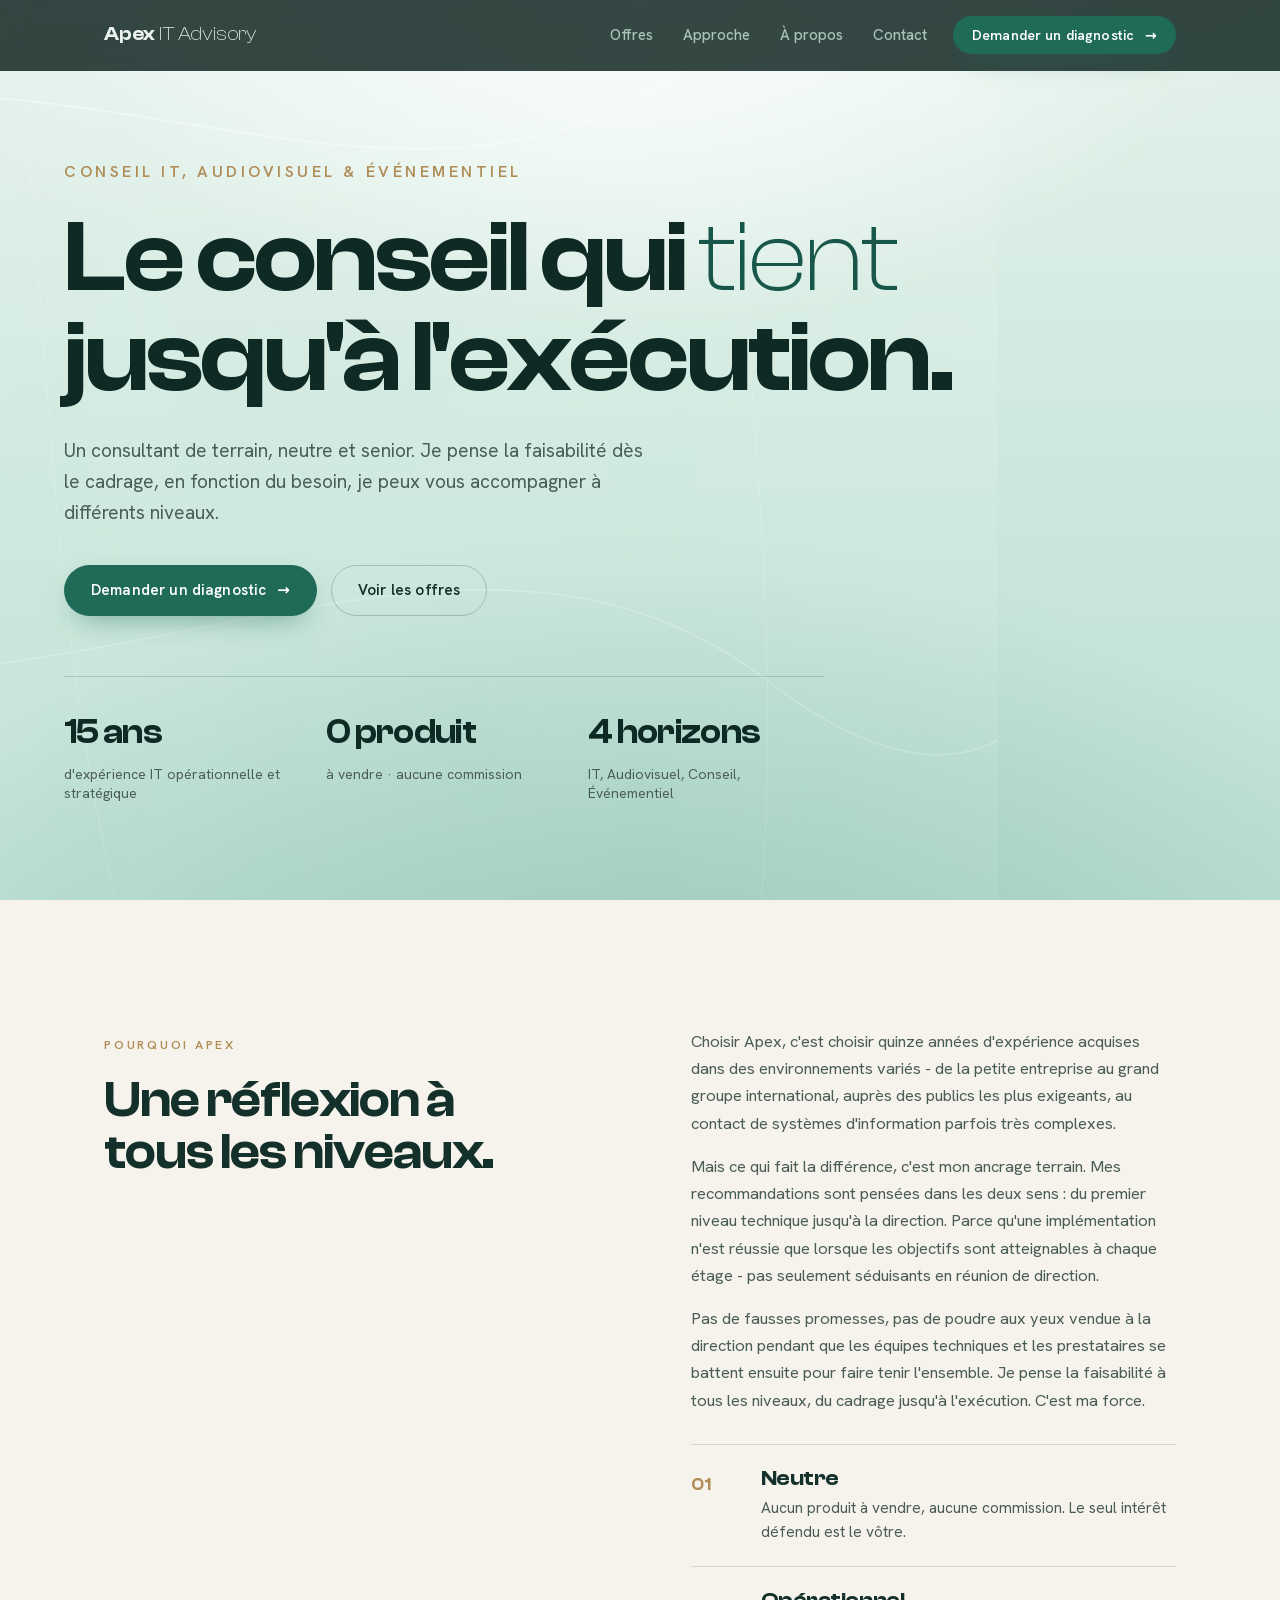
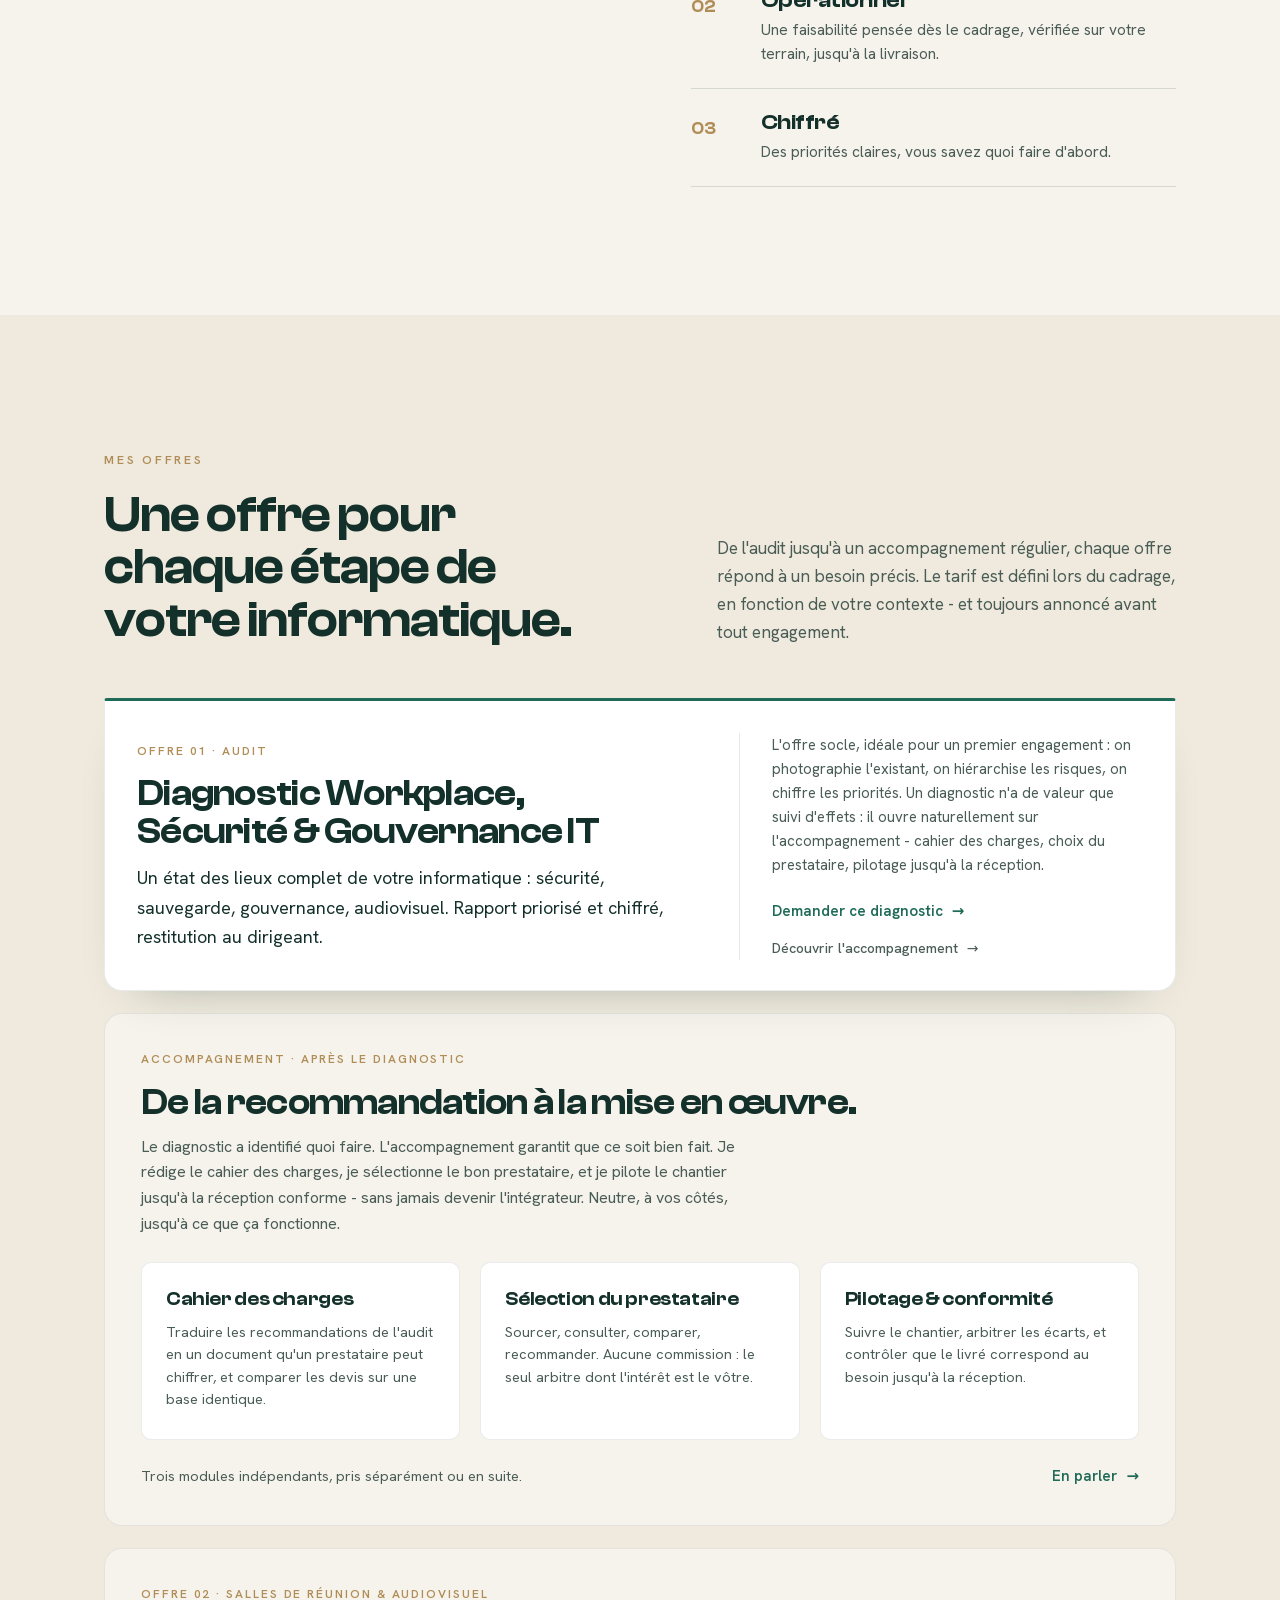
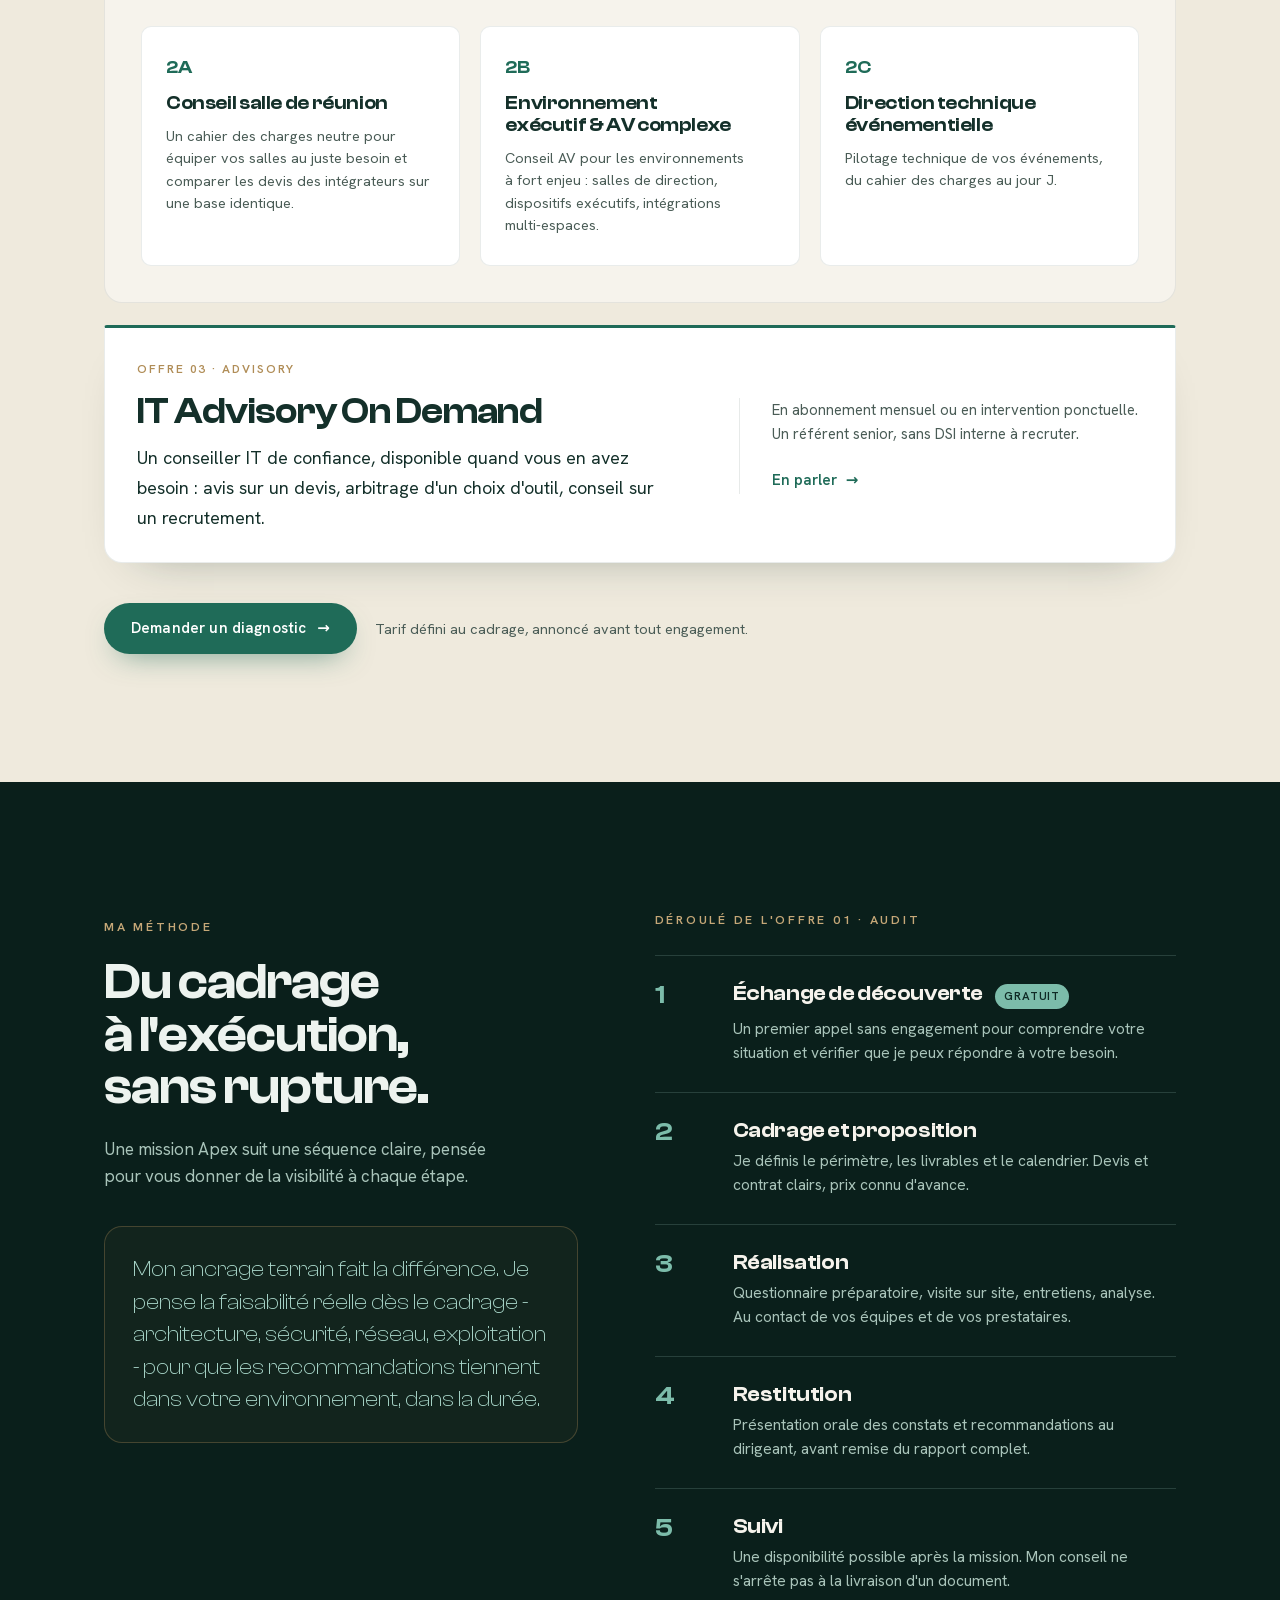
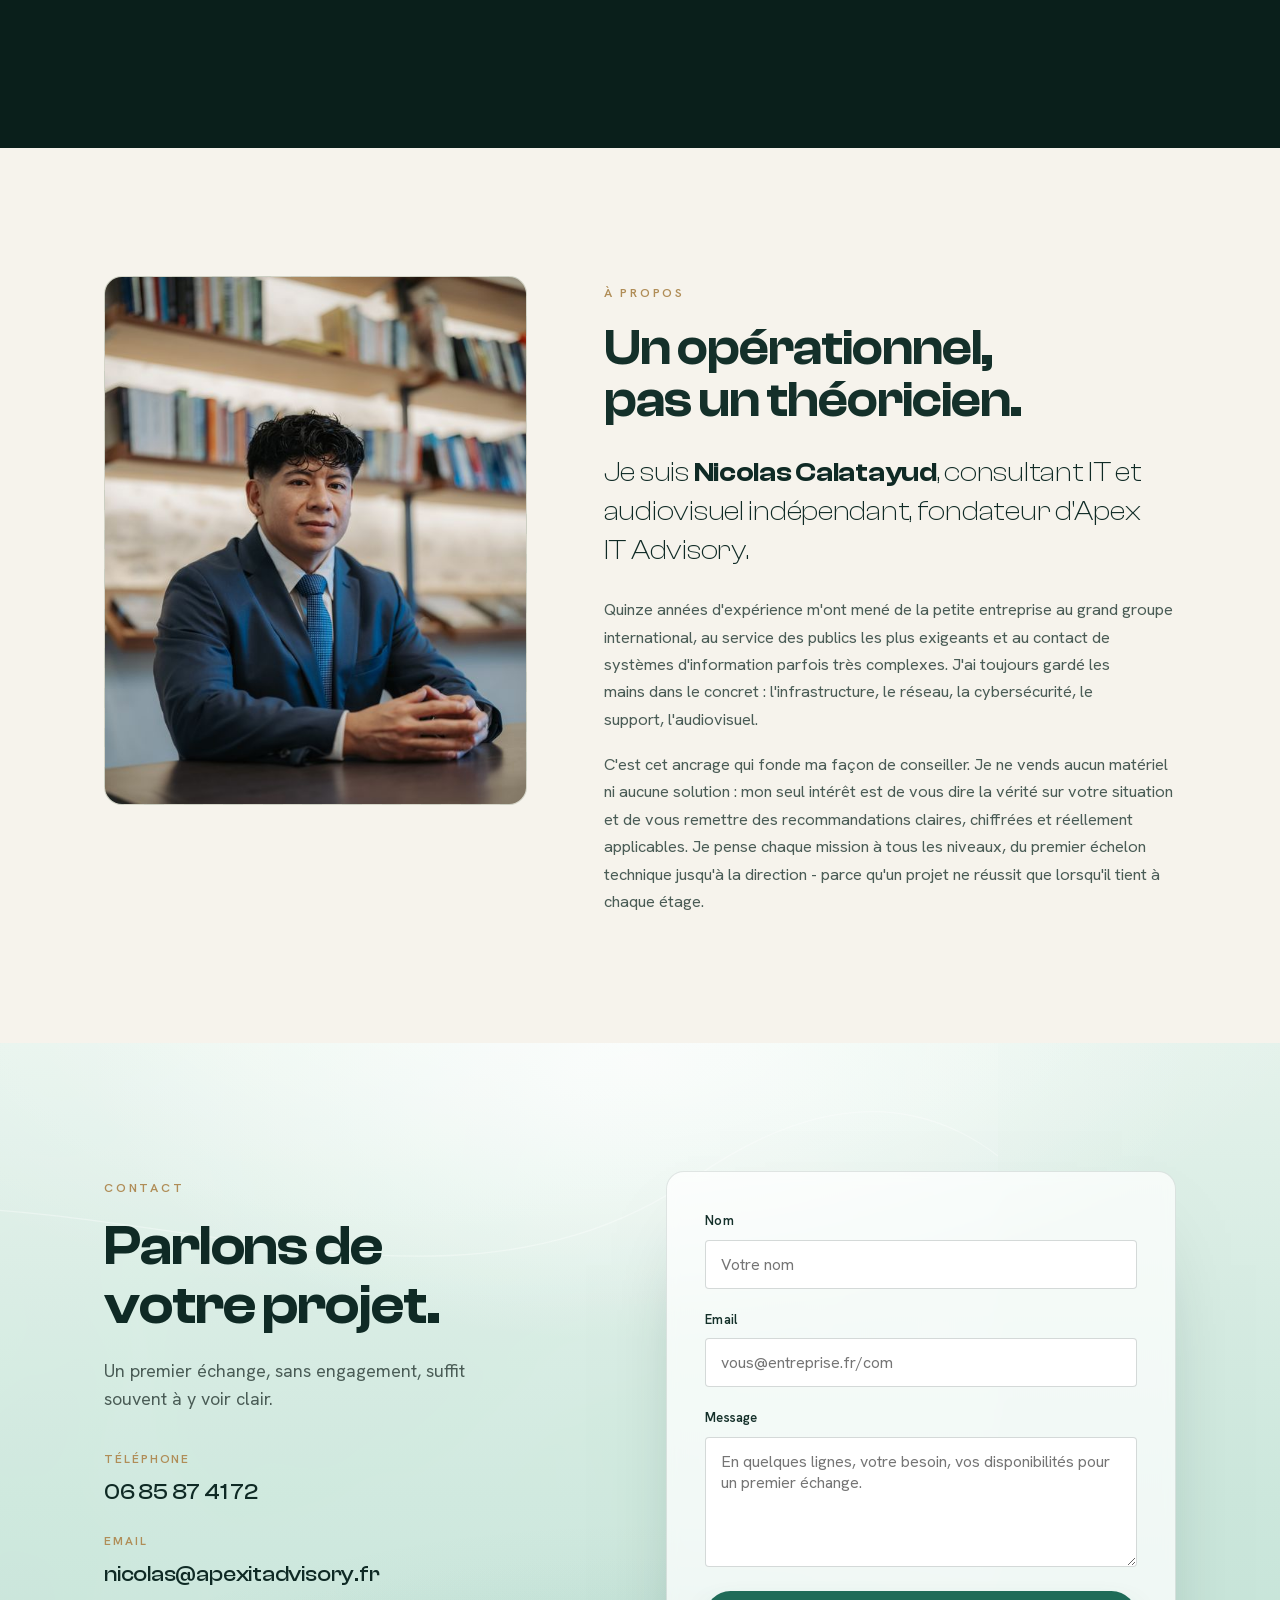
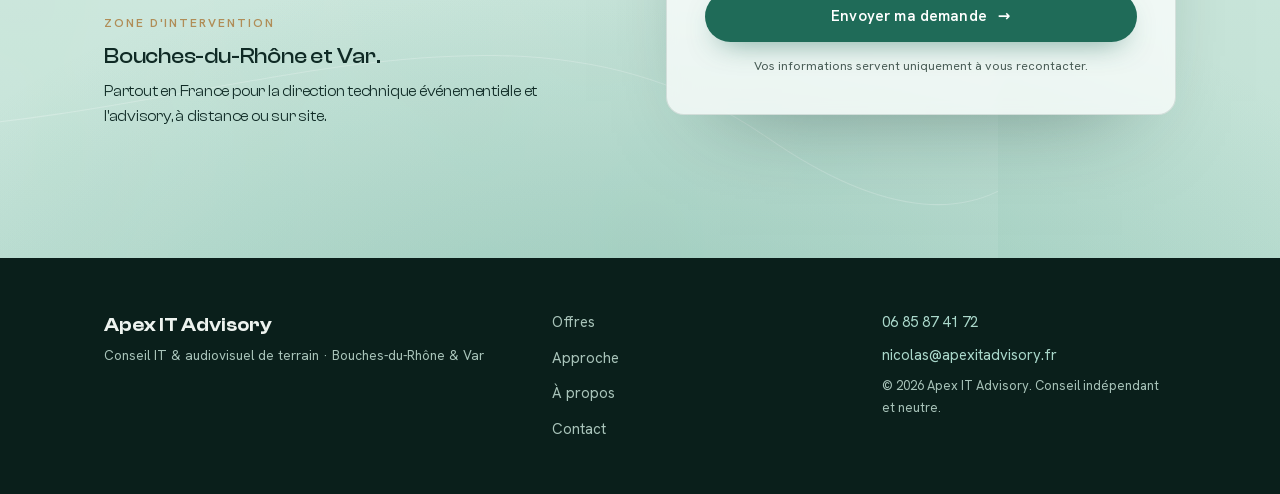
<file: index.html>
<!DOCTYPE html>
<html lang="fr">
<head>
<meta charset="utf-8">
<meta name="viewport" content="width=device-width, initial-scale=1">

<title>Apex IT Advisory - Conseil informatique & audiovisuel de terrain · Bouches-du-Rhône & Var</title>
<meta name="description" content="Conseil IT et audiovisuel indépendant pour TPE et PME dans les Bouches-du-Rhône et le Var. Neutre, opérationnel, chiffré, du cadrage jusqu'à l'exécution.">
<link rel="canonical" href="https://apexitadvisory.fr/">
<meta name="robots" content="index, follow, max-image-preview:large">
<meta name="author" content="Nicolas Calatayud">
<meta name="theme-color" content="#0A1F1B">
<meta name="format-detection" content="telephone=no">

<!-- Open Graph -->
<meta property="og:type" content="website">
<meta property="og:site_name" content="Apex IT Advisory">
<meta property="og:locale" content="fr_FR">
<meta property="og:url" content="https://apexitadvisory.fr/">
<meta property="og:title" content="Apex IT Advisory - Le conseil IT qui tient jusqu'à l'exécution">
<meta property="og:description" content="Conseil IT et audiovisuel indépendant pour TPE et PME dans les Bouches-du-Rhône et le Var. Neutre, opérationnel, chiffré.">
<meta property="og:image" content="https://apexitadvisory.fr/assets/og-image.jpg">
<meta property="og:image:width" content="1200">
<meta property="og:image:height" content="630">
<meta property="og:image:alt" content="Apex IT Advisory - Le conseil qui tient jusqu'à l'exécution.">

<!-- Twitter -->
<meta name="twitter:card" content="summary_large_image">
<meta name="twitter:title" content="Apex IT Advisory - Le conseil IT qui tient jusqu'à l'exécution">
<meta name="twitter:description" content="Conseil IT et audiovisuel indépendant pour TPE et PME dans les Bouches-du-Rhône et le Var.">
<meta name="twitter:image" content="https://apexitadvisory.fr/assets/og-image.jpg">

<!-- Icônes -->
<link rel="icon" href="favicon.ico" sizes="48x48">
<link rel="icon" href="assets/icon-32.png" type="image/png" sizes="32x32">
<link rel="apple-touch-icon" href="assets/apple-touch-icon.png">
<link rel="manifest" href="site.webmanifest">

<!-- Polices auto-hébergées -->
<link rel="preload" href="fonts/clash-display-600.woff2" as="font" type="font/woff2" crossorigin>
<link rel="preload" href="fonts/hanken-400-latin.woff2" as="font" type="font/woff2" crossorigin>
<link rel="stylesheet" href="fonts.css">
<link rel="stylesheet" href="styles.css">
<link rel="stylesheet" href="site.css">

<!-- Données structurées -->
<script type="application/ld+json">
{
  "@context": "https://schema.org",
  "@type": "ProfessionalService",
  "@id": "https://apexitadvisory.fr/#business",
  "name": "Apex IT Advisory",
  "description": "Conseil informatique et audiovisuel indépendant pour TPE et PME : diagnostic sécurité et gouvernance, salles de réunion et audiovisuel, IT advisory à la demande.",
  "url": "https://apexitadvisory.fr/",
  "telephone": "+33685874172",
  "email": "nicolas@apexitadvisory.fr",
  "image": "https://apexitadvisory.fr/assets/og-image.jpg",
  "priceRange": "€€",
  "founder": { "@type": "Person", "name": "Nicolas Calatayud" },
  "areaServed": [
    { "@type": "AdministrativeArea", "name": "Bouches-du-Rhône" },
    { "@type": "AdministrativeArea", "name": "Var" }
  ],
  "knowsAbout": ["Conseil IT", "Cybersécurité", "Gouvernance IT", "Sauvegarde", "Audiovisuel professionnel", "Salles de réunion", "Direction technique événementielle"],
  "makesOffer": [
    { "@type": "Offer", "name": "Diagnostic Workplace, Sécurité & Gouvernance IT" },
    { "@type": "Offer", "name": "Conseil salles de réunion & audiovisuel" },
    { "@type": "Offer", "name": "IT Advisory On Demand" }
  ]
}
</script>
</head>
<body>

<a class="skip-link" href="#contenu">Aller au contenu</a>

<!-- ===== Filtres SVG : veines de marbre clair ===== -->
<svg width="0" height="0" aria-hidden="true" style="position:absolute">
  <defs>
    <filter id="veinMottle" x="-25%" y="-25%" width="150%" height="150%">
      <feTurbulence type="fractalNoise" baseFrequency="0.0021 0.0026" numOctaves="3" seed="7" result="n"/>
      <feComponentTransfer in="n">
        <feFuncR type="linear" slope="0" intercept="1"/>
        <feFuncG type="linear" slope="0" intercept="1"/>
        <feFuncB type="linear" slope="0" intercept="1"/>
        <feFuncA type="table" tableValues="0 0.15 0.32 0.45 0.32 0.15 0"/>
      </feComponentTransfer>
    </filter>
  </defs>
</svg>

<!-- ============ Navigation ============ -->
<header class="nav" id="top">
  <div class="wrap nav__inner">
    <a class="brand" href="#top" aria-label="Apex IT Advisory - accueil">
      <span class="brand__name">Apex<span class="brand__thin"> IT Advisory</span></span>
    </a>
    <nav class="nav__links" aria-label="Navigation principale">
      <a href="#offres">Offres</a>
      <a href="#approche">Approche</a>
      <a href="#a-propos">À propos</a>
      <a href="#contact">Contact</a>
    </nav>
    <a href="#contact" class="btn btn--jade nav__cta">Demander un diagnostic <span class="arrow">→</span></a>
    <button class="nav__burger" type="button" aria-label="Ouvrir le menu" aria-expanded="false"><span></span><span></span></button>
  </div>
</header>

<main id="contenu">

<!-- ============ Hero ============ -->
<section class="hero marble-light">
  <svg class="veins mottle" preserveAspectRatio="none" viewBox="0 0 1440 900" aria-hidden="true"><rect width="1440" height="900" filter="url(#veinMottle)"/></svg>
  <svg class="veins draw" preserveAspectRatio="none" viewBox="0 0 1440 900" fill="none" aria-hidden="true">
    <path d="M-120 240 C 360 120, 760 340, 1100 180 S 1560 300, 1560 250" stroke="#ffffff" stroke-width="1.1" opacity="0.5"/>
    <path d="M-120 580 C 380 680, 820 440, 1180 610 S 1560 470, 1560 540" stroke="#ffffff" stroke-width="0.9" opacity="0.34"/>
    <path d="M260 -80 C 420 240, 300 600, 560 980" stroke="#ffffff" stroke-width="0.8" opacity="0.26"/>
    <path d="M1180 -80 C 1060 260, 1280 560, 1120 980" stroke="#ffffff" stroke-width="0.8" opacity="0.26"/>
  </svg>
  <div class="hero__inner">
    <p class="eyebrow eyebrow--plain" style="font-size:16px">Conseil IT, audiovisuel &amp; événementiel</p>
    <h1 class="hero__title">Le conseil qui <span class="lt">tient</span> jusqu'à l'exécution.</h1>
    <p class="hero__lede">Un consultant de terrain, neutre et senior. Je pense la faisabilité dès le cadrage, en fonction du besoin, je peux vous accompagner à différents niveaux.</p>
    <div class="hero__actions">
      <a href="#contact" class="btn btn--jade">Demander un diagnostic <span class="arrow">→</span></a>
      <a href="#offres" class="btn btn--ghost-dark">Voir les offres</a>
    </div>
    <ul class="hero__facts" aria-label="Repères">
      <li><strong>15 ans</strong><span>d'expérience IT opérationnelle et stratégique</span></li>
      <li><strong>0 produit</strong><span>à vendre · aucune commission</span></li>
      <li><strong>4 horizons</strong><span>IT, Audiovisuel, Conseil, Événementiel</span></li>
    </ul>
  </div>
</section>

<!-- ============ Pourquoi Apex ============ -->
<section class="section section--cream" id="pourquoi">
  <div class="wrap">
    <div class="why__grid">
      <div>
        <p class="eyebrow eyebrow--plain">Pourquoi Apex</p>
        <h2 style="font-size:clamp(30px,4.2vw,50px);margin-top:16px;max-width:14ch">Une réflexion à tous les niveaux.</h2>
      </div>
      <div class="why__body">
        <p>Choisir Apex, c'est choisir quinze années d'expérience acquises dans des environnements variés - de la petite entreprise au grand groupe international, auprès des publics les plus exigeants, au contact de systèmes d'information parfois très complexes.</p>
        <p>Mais ce qui fait la différence, c'est mon ancrage terrain. Mes recommandations sont pensées dans les deux sens : du premier niveau technique jusqu'à la direction. Parce qu'une implémentation n'est réussie que lorsque les objectifs sont atteignables à chaque étage - pas seulement séduisants en réunion de direction.</p>
        <p>Pas de fausses promesses, pas de poudre aux yeux vendue à la direction pendant que les équipes techniques et les prestataires se battent ensuite pour faire tenir l'ensemble. Je pense la faisabilité à tous les niveaux, du cadrage jusqu'à l'exécution. C'est ma force.</p>
        <div class="pillars" style="margin-top:14px">
          <article class="pillar">
            <span class="pillar__num">01</span>
            <div><h3>Neutre</h3><p>Aucun produit à vendre, aucune commission. Le seul intérêt défendu est le vôtre.</p></div>
          </article>
          <article class="pillar">
            <span class="pillar__num">02</span>
            <div><h3>Opérationnel</h3><p>Une faisabilité pensée dès le cadrage, vérifiée sur votre terrain, jusqu'à la livraison.</p></div>
          </article>
          <article class="pillar">
            <span class="pillar__num">03</span>
            <div><h3>Chiffré</h3><p>Des priorités claires, vous savez quoi faire d'abord.</p></div>
          </article>
        </div>
      </div>
    </div>
  </div>
</section>

<!-- ============ Offres ============ -->
<section class="section section--warm" id="offres">
  <div class="wrap">
    <div class="sec-head sec-head--split">
      <div>
        <p class="eyebrow eyebrow--plain">Mes offres</p>
        <h2>Une offre pour chaque étape de votre informatique.</h2>
      </div>
      <p class="intro">De l'audit jusqu'à un accompagnement régulier, chaque offre répond à un besoin précis. Le tarif est défini lors du cadrage, en fonction de votre contexte - et toujours annoncé avant tout engagement.</p>
    </div>

    <div class="offers__stack">
      <!-- Offre 1 — vedette -->
      <div class="offer offer--feature offer--stretch">
        <div class="offer__body">
          <span class="offer__idx">Offre 01 · Audit</span>
          <h3>Diagnostic Workplace, Sécurité &amp; Gouvernance IT</h3>
          <p>Un état des lieux complet de votre informatique : sécurité, sauvegarde, gouvernance, audiovisuel. Rapport priorisé et chiffré, restitution au dirigeant.</p>
        </div>
        <div class="offer__aside">
          <p>L'offre socle, idéale pour un premier engagement : on photographie l'existant, on hiérarchise les risques, on chiffre les priorités. Un diagnostic n'a de valeur que suivi d'effets : il ouvre naturellement sur l'accompagnement&nbsp;- cahier des charges, choix du prestataire, pilotage jusqu'à la réception.</p>
          <a class="link-arrow link-arrow--stretch" href="#contact">Demander ce diagnostic <span class="arrow">→</span></a>
          <a class="link-arrow link-arrow--quiet" href="#accompagnement">Découvrir l'accompagnement <span class="arrow">→</span></a>
        </div>
      </div>

      <!-- Accompagnement - après le diagnostic (bloc non numéroté) -->
      <div class="offer-cluster offer-cluster--accomp" id="accompagnement">
        <p class="offer-cluster__label">Accompagnement · Après le diagnostic</p>
        <h3 class="offer-cluster__title">De la recommandation à la mise en œuvre.</h3>
        <p class="offer-cluster__desc">Le diagnostic a identifié quoi faire. L'accompagnement garantit que ce soit bien fait. Je rédige le cahier des charges, je sélectionne le bon prestataire, et je pilote le chantier jusqu'à la réception conforme - sans jamais devenir l'intégrateur. Neutre, à vos côtés, jusqu'à ce que ça fonctionne.</p>
        <div class="offer-cluster__grid">
          <a class="av-card" href="#contact">
            <h4>Cahier des charges</h4>
            <p>Traduire les recommandations de l'audit en un document qu'un prestataire peut chiffrer, et comparer les devis sur une base identique.</p>
          </a>
          <a class="av-card" href="#contact">
            <h4>Sélection du prestataire</h4>
            <p>Sourcer, consulter, comparer, recommander. Aucune commission&nbsp;: le seul arbitre dont l'intérêt est le vôtre.</p>
          </a>
          <a class="av-card" href="#contact">
            <h4>Pilotage &amp; conformité</h4>
            <p>Suivre le chantier, arbitrer les écarts, et contrôler que le livré correspond au besoin jusqu'à la réception.</p>
          </a>
        </div>
        <div class="offer-cluster__foot">
          <p class="offer-cluster__note">Trois modules indépendants, pris séparément ou en suite.</p>
          <a class="link-arrow" href="#contact">En parler <span class="arrow">→</span></a>
        </div>
      </div>

      <!-- Offre 2 — grappe audiovisuelle -->
      <div class="offer-cluster">
        <p class="offer-cluster__label">Offre 02 · Salles de réunion &amp; audiovisuel</p>
        <div class="offer-cluster__grid">
          <a class="av-card" href="#contact">
            <span class="av-card__idx">2A</span>
            <h4>Conseil salle de réunion</h4>
            <p>Un cahier des charges neutre pour équiper vos salles au juste besoin et comparer les devis des intégrateurs sur une base identique.</p>
          </a>
          <a class="av-card" href="#contact">
            <span class="av-card__idx">2B</span>
            <h4>Environnement exécutif &amp; AV complexe</h4>
            <p>Conseil AV pour les environnements à fort enjeu : salles de direction, dispositifs exécutifs, intégrations multi-espaces.</p>
          </a>
          <a class="av-card" href="#contact">
            <span class="av-card__idx">2C</span>
            <h4>Direction technique événementielle</h4>
            <p>Pilotage technique de vos événements, du cahier des charges au jour J.</p>
          </a>
        </div>
      </div>

      <!-- Offre 3 — vedette -->
      <a class="offer offer--feature" href="#contact">
        <div class="offer__body">
          <span class="offer__idx">Offre 03 · Advisory</span>
          <h3>IT Advisory On Demand</h3>
          <p>Un conseiller IT de confiance, disponible quand vous en avez besoin : avis sur un devis, arbitrage d'un choix d'outil, conseil sur un recrutement.</p>
        </div>
        <div class="offer__aside">
          <p>En abonnement mensuel ou en intervention ponctuelle. Un référent senior, sans DSI interne à recruter.</p>
          <span class="link-arrow">En parler <span class="arrow">→</span></span>
        </div>
      </a>
    </div>

    <div class="offers__cta">
      <a href="#contact" class="btn btn--jade">Demander un diagnostic <span class="arrow">→</span></a>
      <p class="note">Tarif défini au cadrage, annoncé avant tout engagement.</p>
    </div>
  </div>
</section>

<!-- ============ Approche ============ -->
<section class="section approche" id="approche">
  <div class="wrap">
    <div class="approche__grid">
      <div>
        <p class="eyebrow eyebrow--plain">Ma méthode</p>
        <h2 style="font-size:clamp(30px,4.2vw,50px);margin:16px 0 22px;max-width:14ch">Du cadrage à l'exécution, sans rupture.</h2>
        <p class="approche__intro">Une mission Apex suit une séquence claire, pensée pour vous donner de la visibilité à chaque étape.</p>
        <div class="approche__close">
          <p>Mon ancrage terrain fait la différence. Je pense la faisabilité réelle dès le cadrage - architecture, sécurité, réseau, exploitation - pour que les recommandations tiennent dans votre environnement, dans la durée.</p>
        </div>
      </div>
      <div class="steps">
        <p class="eyebrow eyebrow--plain" style="margin-bottom:24px">Déroulé de l'offre 01 · Audit</p>
        <div class="step">
          <span class="step__n">1</span>
          <div>
            <div class="step__h"><h3>Échange de découverte</h3><span class="free">Gratuit</span></div>
            <p>Un premier appel sans engagement pour comprendre votre situation et vérifier que je peux répondre à votre besoin.</p>
          </div>
        </div>
        <div class="step">
          <span class="step__n">2</span>
          <div>
            <div class="step__h"><h3>Cadrage et proposition</h3></div>
            <p>Je définis le périmètre, les livrables et le calendrier. Devis et contrat clairs, prix connu d'avance.</p>
          </div>
        </div>
        <div class="step">
          <span class="step__n">3</span>
          <div>
            <div class="step__h"><h3>Réalisation</h3></div>
            <p>Questionnaire préparatoire, visite sur site, entretiens, analyse. Au contact de vos équipes et de vos prestataires.</p>
          </div>
        </div>
        <div class="step">
          <span class="step__n">4</span>
          <div>
            <div class="step__h"><h3>Restitution</h3></div>
            <p>Présentation orale des constats et recommandations au dirigeant, avant remise du rapport complet.</p>
          </div>
        </div>
        <div class="step">
          <span class="step__n">5</span>
          <div>
            <div class="step__h"><h3>Suivi</h3></div>
            <p>Une disponibilité possible après la mission. Mon conseil ne s'arrête pas à la livraison d'un document.</p>
          </div>
        </div>
      </div>
    </div>
  </div>
</section>

<!-- ============ À propos ============ -->
<section class="section section--cream" id="a-propos">
  <div class="wrap">
    <div class="about__grid">
      <div class="about__portrait">
        <img src="assets/portrait.jpg"
             srcset="assets/portrait-560.jpg 560w, assets/portrait.jpg 900w"
             sizes="(max-width: 940px) 360px, 40vw"
             width="900" height="1347"
             alt="Nicolas Calatayud, fondateur d'Apex IT Advisory"
             loading="lazy" decoding="async">
      </div>
      <div>
        <p class="eyebrow eyebrow--plain">À propos</p>
        <h2 style="font-size:clamp(30px,4.2vw,50px);margin:16px 0 26px;max-width:16ch">Un opérationnel, pas un théoricien.</h2>
        <p class="about__lead">Je suis <b>Nicolas Calatayud</b>, consultant IT et audiovisuel indépendant, fondateur d'Apex IT Advisory.</p>
        <div class="about__body">
          <p>Quinze années d'expérience m'ont mené de la petite entreprise au grand groupe international, au service des publics les plus exigeants et au contact de systèmes d'information parfois très complexes. J'ai toujours gardé les mains dans le concret : l'infrastructure, le réseau, la cybersécurité, le support, l'audiovisuel.</p>
          <p>C'est cet ancrage qui fonde ma façon de conseiller. Je ne vends aucun matériel ni aucune solution : mon seul intérêt est de vous dire la vérité sur votre situation et de vous remettre des recommandations claires, chiffrées et réellement applicables. Je pense chaque mission à tous les niveaux, du premier échelon technique jusqu'à la direction - parce qu'un projet ne réussit que lorsqu'il tient à chaque étage.</p>
        </div>
      </div>
    </div>
  </div>
</section>

<!-- ============ Contact ============ -->
<section class="section contact marble-light" id="contact">
  <svg class="veins mottle" preserveAspectRatio="none" viewBox="0 0 1440 900" aria-hidden="true"><rect width="1440" height="900" filter="url(#veinMottle)"/></svg>
  <svg class="veins draw" preserveAspectRatio="none" viewBox="0 0 1440 900" fill="none" aria-hidden="true">
    <path d="M-120 300 C 360 180, 760 400, 1100 240 S 1560 360, 1560 310" stroke="#ffffff" stroke-width="1" opacity="0.42"/>
    <path d="M-120 640 C 380 740, 820 500, 1180 670 S 1560 530, 1560 600" stroke="#ffffff" stroke-width="0.8" opacity="0.3"/>
  </svg>
  <div class="wrap">
    <div class="contact__grid">
      <div>
        <p class="eyebrow eyebrow--plain">Contact</p>
        <h2 class="contact__title">Parlons de votre projet.</h2>
        <p class="contact__intro">Un premier échange, sans engagement, suffit souvent à y voir clair.</p>
        <div class="contact__facts">
          <div class="contact__fact">
            <span class="k">Téléphone</span>
            <a href="tel:+33685874172">06 85 87 41 72</a>
          </div>
          <div class="contact__fact">
            <span class="k">Email</span>
            <a href="mailto:nicolas@apexitadvisory.fr">nicolas@apexitadvisory.fr</a>
          </div>
          <div class="contact__fact">
            <span class="k">Zone d'intervention</span>
            <span class="v">Bouches-du-Rhône et Var.<span style="display:block; margin-top:6px; font-weight:400; font-size:15px;">Partout en France pour la direction technique événementielle et l'advisory, à distance ou sur site.</span></span>
          </div>
        </div>
      </div>

      <form class="form" id="contactForm" novalidate>
        <div class="field">
          <label for="f-nom">Nom</label>
          <input type="text" id="f-nom" name="nom" autocomplete="name" placeholder="Votre nom" required>
        </div>
        <div class="field">
          <label for="f-email">Email</label>
          <input type="email" id="f-email" name="email" autocomplete="email" placeholder="vous@entreprise.fr/com" required>
        </div>
        <div class="field">
          <label for="f-message">Message</label>
          <textarea id="f-message" name="message" placeholder="En quelques lignes, votre besoin, vos disponibilités pour un premier échange." required></textarea>
        </div>
        <input type="checkbox" name="botcheck" style="display:none" tabindex="-1" autocomplete="off">
        <button type="submit" class="btn btn--jade form__submit">Envoyer ma demande <span class="arrow">→</span></button>
        <p class="form__note">Vos informations servent uniquement à vous recontacter.</p>
        <p class="form__ok" id="formOk" role="status">Merci - votre messagerie va s'ouvrir pour finaliser l'envoi à Nicolas.</p>
      </form>
    </div>
  </div>
</section>

</main>

<!-- ============ Footer ============ -->
<footer class="footer">
  <div class="wrap footer__inner">
    <div class="footer__brand">
      <div>
        <p class="footer__name">Apex IT Advisory</p>
        <p class="footer__tag">Conseil IT &amp; audiovisuel de terrain · Bouches-du-Rhône &amp; Var</p>
      </div>
    </div>
    <nav class="footer__nav" aria-label="Pied de page">
      <a href="#offres">Offres</a>
      <a href="#approche">Approche</a>
      <a href="#a-propos">À propos</a>
      <a href="#contact">Contact</a>
    </nav>
    <div class="footer__meta">
      <a href="tel:+33685874172">06 85 87 41 72</a>
      <a href="mailto:nicolas@apexitadvisory.fr">nicolas@apexitadvisory.fr</a>
      <p>© 2026 Apex IT Advisory. Conseil indépendant et neutre.</p>
    </div>
  </div>
</footer>

<script src="site.js?v=2"></script>
</body>
</html>
</file>
<file: fonts.css>
/* Polices auto-hebergees - Hanken Grotesk (OFL) - Clash Display (Fontshare, free) */
@font-face{font-family:'Hanken Grotesk';font-style:normal;font-weight:400;font-display:swap;src:url(fonts/hanken-400-latin-ext.woff2) format('woff2');unicode-range:U+0100-02BA, U+02BD-02C5, U+02C7-02CC, U+02CE-02D7, U+02DD-02FF, U+0304, U+0308, U+0329, U+1D00-1DBF, U+1E00-1E9F, U+1EF2-1EFF, U+2020, U+20A0-20AB, U+20AD-20C0, U+2113, U+2C60-2C7F, U+A720-A7FF;}
@font-face{font-family:'Hanken Grotesk';font-style:normal;font-weight:400;font-display:swap;src:url(fonts/hanken-400-latin.woff2) format('woff2');unicode-range:U+0000-00FF, U+0131, U+0152-0153, U+02BB-02BC, U+02C6, U+02DA, U+02DC, U+0304, U+0308, U+0329, U+2000-206F, U+20AC, U+2122, U+2191, U+2193, U+2212, U+2215, U+FEFF, U+FFFD;}
@font-face{font-family:'Hanken Grotesk';font-style:normal;font-weight:500;font-display:swap;src:url(fonts/hanken-500-latin-ext.woff2) format('woff2');unicode-range:U+0100-02BA, U+02BD-02C5, U+02C7-02CC, U+02CE-02D7, U+02DD-02FF, U+0304, U+0308, U+0329, U+1D00-1DBF, U+1E00-1E9F, U+1EF2-1EFF, U+2020, U+20A0-20AB, U+20AD-20C0, U+2113, U+2C60-2C7F, U+A720-A7FF;}
@font-face{font-family:'Hanken Grotesk';font-style:normal;font-weight:500;font-display:swap;src:url(fonts/hanken-500-latin.woff2) format('woff2');unicode-range:U+0000-00FF, U+0131, U+0152-0153, U+02BB-02BC, U+02C6, U+02DA, U+02DC, U+0304, U+0308, U+0329, U+2000-206F, U+20AC, U+2122, U+2191, U+2193, U+2212, U+2215, U+FEFF, U+FFFD;}
@font-face{font-family:'Hanken Grotesk';font-style:normal;font-weight:600;font-display:swap;src:url(fonts/hanken-600-latin-ext.woff2) format('woff2');unicode-range:U+0100-02BA, U+02BD-02C5, U+02C7-02CC, U+02CE-02D7, U+02DD-02FF, U+0304, U+0308, U+0329, U+1D00-1DBF, U+1E00-1E9F, U+1EF2-1EFF, U+2020, U+20A0-20AB, U+20AD-20C0, U+2113, U+2C60-2C7F, U+A720-A7FF;}
@font-face{font-family:'Hanken Grotesk';font-style:normal;font-weight:600;font-display:swap;src:url(fonts/hanken-600-latin.woff2) format('woff2');unicode-range:U+0000-00FF, U+0131, U+0152-0153, U+02BB-02BC, U+02C6, U+02DA, U+02DC, U+0304, U+0308, U+0329, U+2000-206F, U+20AC, U+2122, U+2191, U+2193, U+2212, U+2215, U+FEFF, U+FFFD;}
@font-face{font-family:'Hanken Grotesk';font-style:normal;font-weight:700;font-display:swap;src:url(fonts/hanken-700-latin-ext.woff2) format('woff2');unicode-range:U+0100-02BA, U+02BD-02C5, U+02C7-02CC, U+02CE-02D7, U+02DD-02FF, U+0304, U+0308, U+0329, U+1D00-1DBF, U+1E00-1E9F, U+1EF2-1EFF, U+2020, U+20A0-20AB, U+20AD-20C0, U+2113, U+2C60-2C7F, U+A720-A7FF;}
@font-face{font-family:'Hanken Grotesk';font-style:normal;font-weight:700;font-display:swap;src:url(fonts/hanken-700-latin.woff2) format('woff2');unicode-range:U+0000-00FF, U+0131, U+0152-0153, U+02BB-02BC, U+02C6, U+02DA, U+02DC, U+0304, U+0308, U+0329, U+2000-206F, U+20AC, U+2122, U+2191, U+2193, U+2212, U+2215, U+FEFF, U+FFFD;}
@font-face{font-family:'Clash Display';font-style:normal;font-weight:300;font-display:swap;src:url(fonts/clash-display-300.woff2) format('woff2');}
@font-face{font-family:'Clash Display';font-style:normal;font-weight:400;font-display:swap;src:url(fonts/clash-display-400.woff2) format('woff2');}
@font-face{font-family:'Clash Display';font-style:normal;font-weight:500;font-display:swap;src:url(fonts/clash-display-500.woff2) format('woff2');}
@font-face{font-family:'Clash Display';font-style:normal;font-weight:600;font-display:swap;src:url(fonts/clash-display-600.woff2) format('woff2');}
</file>
<file: styles.css>
/* =========================================================
   Apex IT Advisory — Système visuel partagé
   Esthétique : éditoriale, premium, minimaliste.
   Jade marbré · ancrage anthracite · crème chaud · laiton.
   ========================================================= */

:root {
  /* Palette de référence */
  --anthracite: #0F2A25;
  --anthracite-deep: #0A1F1B;
  --jade: #1F6B58;
  --jade-deep: #18564A;
  --jade-light: #7CBCAA;
  --foam: #AAD8CB;
  --cream: #F6F3EC;
  --cream-warm: #EFEADD;
  --brass: #B08D57;
  --brass-soft: #C6A878;

  /* Texte */
  --ink: #14302A;          /* texte sur crème */
  --ink-soft: #4A5C56;     /* secondaire sur crème */
  --on-dark: #EDF3EF;      /* texte sur jade/anthracite */
  --on-dark-soft: #A9C4BA; /* secondaire sur foncé */

  --serif: 'Clash Display', 'Hanken Grotesk', system-ui, sans-serif;
  --serif-italic: 'Fraunces', Georgia, serif;
  --sans: 'Hanken Grotesk', system-ui, -apple-system, sans-serif;

  --maxw: 1200px;
  --gutter: clamp(22px, 5vw, 64px);

  --r-sm: 4px;
  --r-md: 10px;
  --r-lg: 18px;

  --ease: cubic-bezier(0.22, 0.61, 0.36, 1);
}

*, *::before, *::after { box-sizing: border-box; }

html { -webkit-text-size-adjust: 100%; scroll-behavior: smooth; }
@media (prefers-reduced-motion: reduce) { html { scroll-behavior: auto; } }

body {
  margin: 0;
  font-family: var(--sans);
  background: var(--cream);
  color: var(--ink);
  font-size: 18px;
  line-height: 1.65;
  font-weight: 400;
  -webkit-font-smoothing: antialiased;
  text-rendering: optimizeLegibility;
}

h1, h2, h3, h4 {
  font-family: var(--serif);
  font-weight: 540;
  font-optical-sizing: auto;
  line-height: 1.05;
  letter-spacing: -0.02em;
  margin: 0;
  text-wrap: balance;
}

p { margin: 0; text-wrap: pretty; }
a { color: inherit; text-decoration: none; }

img, svg { display: block; max-width: 100%; }

/* ---------- Layout ---------- */
.wrap {
  width: 100%;
  max-width: var(--maxw);
  margin-inline: auto;
  padding-inline: var(--gutter);
}

.section { padding-block: clamp(72px, 10vw, 132px); }

/* Étiquette œil-de-bœuf (eyebrow) */
.eyebrow {
  font-family: var(--sans);
  font-size: 12.5px;
  font-weight: 600;
  letter-spacing: 0.22em;
  text-transform: uppercase;
  color: var(--brass);
  margin: 0;
  display: inline-flex;
  align-items: center;
  gap: 12px;
}
.eyebrow::before {
  content: "";
  width: 26px;
  height: 1px;
  background: var(--brass);
  opacity: 0.8;
}
.eyebrow.on-dark { color: var(--brass-soft); }

/* ---------- Boutons ---------- */
.btn {
  --bg: var(--jade);
  --fg: #fff;
  font-family: var(--sans);
  font-size: 15px;
  font-weight: 600;
  letter-spacing: 0.01em;
  line-height: 1;
  display: inline-flex;
  align-items: center;
  gap: 11px;
  padding: 17px 26px;
  border-radius: 999px;
  background: var(--bg);
  color: var(--fg);
  border: 1px solid transparent;
  cursor: pointer;
  transition: transform .35s var(--ease), background .3s var(--ease),
              box-shadow .35s var(--ease), border-color .3s var(--ease);
  will-change: transform;
}
.btn .arrow { transition: transform .35s var(--ease); }
.btn:hover .arrow { transform: translateX(4px); }
.btn:hover { transform: translateY(-2px); }

.btn--jade { --bg: var(--jade); --fg: #fff; box-shadow: 0 12px 30px -14px rgba(31,107,88,.7); }
.btn--jade:hover { --bg: var(--jade-deep); box-shadow: 0 16px 36px -14px rgba(31,107,88,.85); }

.btn--cream { --bg: var(--cream); --fg: var(--anthracite); box-shadow: 0 14px 34px -16px rgba(0,0,0,.55); }
.btn--cream:hover { --bg: #fff; }

.btn--ghost {
  --bg: transparent; --fg: var(--on-dark);
  border-color: rgba(170,216,203,.42);
}
.btn--ghost:hover { --bg: rgba(170,216,203,.08); border-color: rgba(170,216,203,.7); transform: translateY(-2px); }

.btn--ghost-dark {
  --bg: transparent; --fg: var(--ink);
  border-color: rgba(20,48,42,.22);
}
.btn--ghost-dark:hover { --bg: rgba(20,48,42,.04); border-color: rgba(20,48,42,.4); }

/* Lien fléché discret */
.link-arrow {
  font-family: var(--sans);
  font-size: 15px;
  font-weight: 600;
  color: var(--jade);
  display: inline-flex;
  align-items: center;
  gap: 9px;
}
.link-arrow .arrow { transition: transform .35s var(--ease); }
.link-arrow:hover .arrow { transform: translateX(5px); }

/* Filet laiton */
.hairline { height: 1px; background: linear-gradient(90deg, transparent, var(--brass), transparent); opacity: .55; border: 0; }

/* ====================================================
   MARBRE JADE — fond pierre généré (CSS + SVG veines)
   ==================================================== */
.marble {
  position: relative;
  isolation: isolate;
  background:
    radial-gradient(120% 90% at 16% 6%, #1f6856 0%, transparent 52%),
    radial-gradient(130% 120% at 90% 14%, #0d342b 0%, transparent 58%),
    radial-gradient(160% 130% at 72% 112%, #07201a 0%, transparent 55%),
    linear-gradient(150deg, #155446 0%, #0e3a30 50%, #0a2a23 100%);
  color: var(--on-dark);
  overflow: hidden;
}
/* couche veines (svg posé en plein cadre) */
.marble > .veins {
  position: absolute;
  inset: -8%;
  width: 116%;
  height: 116%;
  z-index: -1;
  pointer-events: none;
}
.marble > .veins.fine { mix-blend-mode: screen; opacity: .4; }
.marble > .veins.broad { mix-blend-mode: screen; opacity: .2; }
/* voile sombre + grain léger pour la profondeur */
.marble::after {
  content: "";
  position: absolute; inset: 0; z-index: -1; pointer-events: none;
  background:
    radial-gradient(140% 100% at 50% -10%, rgba(124,188,170,.10), transparent 45%),
    radial-gradient(120% 120% at 50% 120%, rgba(5,18,15,.55), transparent 55%);
}

/* ====================================================
   MARBRE JADE CLAIR — pierre lumineuse, texte sombre
   ==================================================== */
.marble-light {
  position: relative;
  isolation: isolate;
  overflow: hidden;
  color: var(--ink);
  background:
    radial-gradient(72% 58% at 50% 2%,  #f6fbf8 0%, rgba(246,251,248,0) 60%),
    radial-gradient(110% 95% at 50% 122%, #a4d3c4 0%, rgba(164,211,196,0) 62%),
    linear-gradient(180deg, #e4f2eb 0%, #cce7dc 56%, #bfe0d4 100%);
}
.marble-light > .veins {
  position: absolute; inset: -22%; width: 144%; height: 144%;
  z-index: -1; pointer-events: none;
}
.marble-light > .veins.mottle { mix-blend-mode: soft-light; opacity: .4; }
.marble-light > .veins.draw   { opacity: .85; }

/* Book-match : on n'affiche que la moitié GAUCHE de la texture,
   puis on la reflète à droite → symétrie parfaite, aucune couture. */
.marble-mirror {
  position: absolute; inset: 0; z-index: -1;
  display: flex; pointer-events: none;
}
.marble-mirror .mhalf { position: relative; width: 50%; height: 100%; overflow: hidden; }
.marble-mirror .mhalf--r { transform: scaleX(-1); }
.marble-mirror .mhalf > svg {
  position: absolute; top: 0; left: 0; height: 100%; width: 200%;
}
.marble-mirror .mottle { mix-blend-mode: soft-light; opacity: .4; }
.marble-mirror .draw   { opacity: .85; }
/* halo lumineux haut + léger ancrage bas */
.marble-light::after {
  content: ""; position: absolute; inset: 0; z-index: -1; pointer-events: none;
  background:
    radial-gradient(120% 80% at 42% -8%, rgba(255,255,255,.5), transparent 52%),
    radial-gradient(120% 120% at 50% 128%, rgba(31,107,88,.16), transparent 58%);
}

/* ---------- Réutilisable : carte ---------- */
.card {
  background: #fff;
  border: 1px solid rgba(20,48,42,.09);
  border-radius: var(--r-lg);
  padding: 34px 32px 30px;
  position: relative;
  transition: transform .4s var(--ease), box-shadow .4s var(--ease), border-color .4s var(--ease);
  display: flex;
  flex-direction: column;
  min-height: 100%;
}
.card:hover {
  transform: translateY(-5px);
  box-shadow: 0 28px 56px -30px rgba(15,42,37,.4);
  border-color: rgba(176,141,87,.45);
}

/* ---------- Reveal ----------
   Le moteur de prévisualisation gèle les animations/transitions :
   le contenu doit donc être visible sans dépendre du temps. */
.reveal { opacity: 1; transform: none; }
</file>
<file: site.css>
/* =========================================================
   Apex IT Advisory — Site (page d'accueil unique)
   Direction validée : marbre jade clair · Clash Display · charte jade
   ========================================================= */

html { scroll-behavior: smooth; }
@media (prefers-reduced-motion: reduce) { html { scroll-behavior: auto; } }
[id] { scroll-margin-top: 94px; }

/* Eyebrow sans le filet decoratif (ex: "Ma méthode") */
.eyebrow--plain::before { display: none; }

/* ---------- Lien d'évitement (accessibilité) ---------- */
.skip-link {
  position: absolute; left: 12px; top: 12px; z-index: 200;
  transform: translateY(-160%);
  opacity: 0; pointer-events: none;
  background: var(--cream); color: var(--anthracite);
  font-family: var(--sans); font-size: 14px; font-weight: 600;
  padding: 10px 16px; border-radius: var(--r-sm);
  box-shadow: 0 10px 30px -12px rgba(0,0,0,.5);
  transition: transform .2s var(--ease), opacity .2s var(--ease);
}
.skip-link:focus { transform: none; opacity: 1; pointer-events: auto; outline: 2px solid var(--jade); outline-offset: 2px; }

/* ---------- Brand ---------- */
.brand { display: inline-flex; align-items: center; gap: 12px; }
.brand__mark {
  width: 34px; height: 34px; display: grid; place-items: center;
  font-family: var(--serif); font-weight: 600; font-size: 19px;
  color: var(--cream); border: 1px solid var(--brass); border-radius: 7px;
  background: linear-gradient(150deg, rgba(176,141,87,.28), rgba(176,141,87,.05));
  line-height: 1;
}
.brand__name { font-family: var(--serif); font-size: 19px; font-weight: 600; letter-spacing: -0.01em; }
.brand__thin { font-weight: 300; opacity: .92; }

/* ---------- Navigation (barre sombre fixe) ---------- */
.nav {
  position: fixed; inset: 0 0 auto 0; z-index: 100;
  background: rgba(10,31,27,.82);
  backdrop-filter: blur(14px); -webkit-backdrop-filter: blur(14px);
  color: var(--on-dark);
  border-bottom: 1px solid rgba(176,141,87,0);
  transition: background .4s var(--ease), border-color .4s var(--ease), box-shadow .4s var(--ease);
}
.nav.scrolled {
  background: rgba(8,25,21,.94);
  border-bottom-color: rgba(176,141,87,.22);
  box-shadow: 0 16px 44px -30px rgba(0,0,0,.85);
}
.nav__inner { display: flex; align-items: center; gap: 26px; min-height: 70px; }
.nav .brand { color: var(--on-dark); margin-right: auto; }
.nav__links { display: flex; gap: 30px; }
.nav__links a {
  font-size: 15px; font-weight: 500; color: var(--on-dark-soft);
  white-space: nowrap; padding-block: 6px; position: relative;
  transition: color .25s var(--ease);
}
.nav__links a::after {
  content: ""; position: absolute; left: 0; bottom: 0; height: 1px; width: 0;
  background: var(--brass-soft); transition: width .3s var(--ease);
}
.nav__links a:hover, .nav__links a.active { color: var(--cream); }
.nav__links a.active::after, .nav__links a:hover::after { width: 100%; }
.nav__cta { padding: 11px 18px; font-size: 14px; }
.nav__burger { display: none; }

/* ---------- Hero (marbre clair) ---------- */
.hero {
  min-height: 100svh; display: flex; align-items: center;
  padding: 132px var(--gutter) 72px;
}
.hero__inner { width: 100%; max-width: var(--maxw); margin-inline: auto; }
.hero__title {
  font-family: var(--serif); font-weight: 600;
  font-size: clamp(46px, 8vw, 104px); line-height: 0.98; letter-spacing: -0.03em;
  color: var(--anthracite); margin: 22px 0 0; max-width: 15ch;
}
.hero__title .lt { font-weight: 300; color: var(--jade-deep); }
.hero__lede {
  margin: 28px 0 0; max-width: 54ch; font-size: clamp(17px, 1.5vw, 20px);
  color: var(--ink-soft); line-height: 1.6;
}
.hero__actions { display: flex; flex-wrap: wrap; gap: 14px; margin-top: 36px; }
.hero__facts {
  list-style: none; margin: 60px 0 0; padding: 28px 0 0;
  border-top: 1px solid rgba(20,48,42,.16);
  display: grid; grid-template-columns: repeat(3, 1fr); gap: 26px; max-width: 760px;
}
.hero__facts li { display: flex; flex-direction: column; gap: 4px; }
.hero__facts strong { font-family: var(--serif); font-weight: 600; font-size: clamp(26px, 3vw, 34px); color: var(--anthracite); letter-spacing: -0.02em; }
.hero__facts span { font-size: 14px; color: var(--ink-soft); line-height: 1.4; }

/* ---------- Rythme de sections ---------- */
.section { padding-block: clamp(72px, 10vw, 130px); }
.section--cream { background: var(--cream); }
.section--warm { background: var(--cream-warm); }
.sec-head { max-width: 30ch; margin-bottom: 52px; }
.sec-head h2 { font-size: clamp(30px, 4.2vw, 50px); margin-top: 16px; }
.sec-head--split { max-width: none; display: grid; grid-template-columns: 1.25fr 1fr; gap: 40px; align-items: end; }
.sec-head--split .intro { color: var(--ink-soft); font-size: 17px; max-width: 46ch; }

/* ---------- Pourquoi Apex ---------- */
.why__grid { display: grid; grid-template-columns: 1.05fr 1fr; gap: clamp(36px, 6vw, 88px); align-items: start; }
.why__body { display: grid; gap: 16px; }
.why__body p { color: var(--ink-soft); font-size: 16.5px; line-height: 1.65; }
.why__body p:first-child::first-letter { /* discret */ }
.pillars { display: grid; gap: 0; }
.pillar { display: grid; grid-template-columns: 52px 1fr; gap: 18px; padding: 22px 0; border-top: 1px solid rgba(20,48,42,.14); align-items: start; }
.pillar:last-child { border-bottom: 1px solid rgba(20,48,42,.14); }
.pillar__num { font-family: var(--serif); font-weight: 600; font-size: 17px; color: var(--brass); padding-top: 4px; }
.pillar h3 { font-size: 22px; margin: 0 0 6px; }
.pillar p { color: var(--ink-soft); font-size: 15.5px; line-height: 1.55; }

/* ---------- Offres ---------- */
.offers__stack { display: grid; gap: 22px; }
.offer {
  background: #fff; border: 1px solid rgba(20,48,42,.09); border-top: 3px solid var(--jade);
  border-radius: 3px 3px var(--r-lg) var(--r-lg); padding: 32px 32px 30px;
  display: flex; flex-direction: column;
  box-shadow: 0 22px 48px -36px rgba(15,42,37,.45);
  transition: transform .4s var(--ease), box-shadow .4s var(--ease), border-color .4s var(--ease);
}
.offer:hover { transform: translateY(-4px); box-shadow: 0 32px 60px -34px rgba(15,42,37,.5); border-top-color: var(--brass); }
.offer__idx { font-size: 12px; font-weight: 600; letter-spacing: .16em; text-transform: uppercase; color: var(--brass); }
.offer h3 { font-size: clamp(22px, 2.4vw, 28px); margin: 14px 0 12px; }
.offer > p { color: var(--ink-soft); font-size: 16px; line-height: 1.6; flex: 1; }
.offer__tags { list-style: none; display: flex; flex-wrap: wrap; gap: 8px; margin: 22px 0 0; padding: 0; }
.offer__tags li { font-size: 12.5px; font-weight: 500; color: var(--jade); background: rgba(31,107,88,.08); border: 1px solid rgba(31,107,88,.16); padding: 5px 11px; border-radius: 999px; }

/* offre vedette (Diagnostic, Advisory) */
.offer--feature { display: grid; grid-template-columns: 1.4fr 1fr; gap: 36px; align-items: center; }
.offer--feature .offer__body { display: flex; flex-direction: column; }
.offer--feature h3 { font-size: clamp(26px, 3vw, 36px); }
.offer--feature .offer__aside { border-left: 1px solid rgba(20,48,42,.1); padding-left: 32px; }
.offer--feature .offer__aside p { color: var(--ink-soft); font-size: 15px; line-height: 1.6; margin: 0 0 18px; }

/* grappe audiovisuelle (2A/2B/2C) */
.offer-cluster { background: var(--cream); border: 1px solid rgba(20,48,42,.08); border-radius: var(--r-lg); padding: clamp(24px, 3vw, 36px); }
.offer-cluster__label { font-size: 12px; font-weight: 600; letter-spacing: .16em; text-transform: uppercase; color: var(--brass); margin: 0 0 22px; }
.offer-cluster__grid { display: grid; grid-template-columns: repeat(3, 1fr); gap: 20px; }
.av-card { background: #fff; border: 1px solid rgba(20,48,42,.09); border-radius: var(--r-md); padding: 26px 24px 28px; display: flex; flex-direction: column; transition: transform .35s var(--ease), box-shadow .35s var(--ease); }
.av-card:hover { transform: translateY(-3px); box-shadow: 0 22px 44px -32px rgba(15,42,37,.4); }
.av-card__idx { font-family: var(--serif); font-weight: 600; font-size: 18px; color: var(--jade); }
.av-card h4 { font-family: var(--serif); font-weight: 600; font-size: 19px; margin: 10px 0 10px; line-height: 1.15; }
.av-card p { color: var(--ink-soft); font-size: 14.5px; line-height: 1.55; }
.av-card .wk { margin-top: 14px; font-size: 12px; font-weight: 600; color: var(--jade); letter-spacing: .02em; }

/* Offre 01 : carte entière cliquable vers #contact (lien étiré) + second lien indépendant */
.offer--stretch { position: relative; }
.link-arrow--stretch::after { content: ""; position: absolute; inset: 0; }
.link-arrow--quiet { position: relative; z-index: 1; display: flex; width: fit-content; margin-top: 12px; font-size: 14px; font-weight: 500; color: var(--ink-soft); transition: color .25s var(--ease); }
.link-arrow--quiet:hover { color: var(--jade); }

/* bloc Accompagnement : variante de la grappe (titre, description, clôture) */
.offer-cluster--accomp .offer-cluster__label { margin-bottom: 14px; }
.offer-cluster__title { font-size: clamp(26px, 3vw, 36px); margin: 0 0 12px; }
.offer-cluster__desc { color: var(--ink-soft); font-size: 16px; line-height: 1.6; max-width: 70ch; margin: 0 0 26px; }
.offer-cluster__foot { display: flex; flex-wrap: wrap; align-items: center; justify-content: space-between; gap: 14px 24px; margin-top: 24px; }
.offer-cluster__note { color: var(--ink-soft); font-size: 14.5px; }
.offer-cluster--accomp .av-card h4 { margin-top: 0; }

.offers__cta { margin-top: 40px; display: flex; flex-wrap: wrap; align-items: center; gap: 18px; }
.offers__cta .note { color: var(--ink-soft); font-size: 14.5px; }

/* ---------- Approche (section sombre) ---------- */
.approche { background: var(--anthracite-deep); color: var(--on-dark); }
.approche .sec-head h2 { color: var(--cream); }
.approche .eyebrow { color: var(--brass-soft); }
.approche__grid { display: grid; grid-template-columns: 1fr 1.1fr; gap: clamp(40px, 6vw, 90px); align-items: start; }
.approche__intro { color: var(--on-dark-soft); font-size: 17px; line-height: 1.6; max-width: 40ch; }
.approche__close { margin-top: 36px; padding: 26px 28px; border: 1px solid rgba(176,141,87,.32); border-radius: var(--r-lg); background: rgba(176,141,87,.05); }
.approche__close p { color: var(--foam); font-family: var(--serif); font-weight: 300; font-size: clamp(18px, 1.7vw, 22px); line-height: 1.5; }
.steps { display: grid; gap: 0; }
.step { display: grid; grid-template-columns: 56px 1fr; gap: 22px; padding: 26px 0; border-top: 1px solid rgba(170,216,203,.18); align-items: start; }
.step:first-child { border-top: 0; padding-top: 0; }
.step__n { font-family: var(--serif); font-weight: 600; font-size: 26px; color: var(--jade-light); line-height: 1; }
.step__h { display: flex; align-items: baseline; gap: 12px; flex-wrap: wrap; }
.step h3 { font-size: 21px; color: var(--cream); }
.step .free { font-size: 11.5px; font-weight: 600; letter-spacing: .08em; text-transform: uppercase; color: var(--anthracite); background: var(--jade-light); padding: 3px 9px; border-radius: 999px; }
.step p { color: var(--on-dark-soft); font-size: 15.5px; line-height: 1.58; margin-top: 8px; }

/* ---------- À propos ---------- */
.about__grid { display: grid; grid-template-columns: 0.85fr 1.15fr; gap: clamp(40px, 6vw, 80px); align-items: start; }
.about__portrait {
  position: relative; aspect-ratio: 4 / 5; border-radius: var(--r-lg); overflow: hidden;
  background:
    repeating-linear-gradient(135deg, rgba(31,107,88,.07) 0 14px, rgba(31,107,88,.02) 14px 28px),
    var(--cream-warm);
  border: 1px solid rgba(20,48,42,.1);
  display: grid; place-items: center;
}
.about__portrait img { position: absolute; inset: 0; width: 100%; height: 100%; object-fit: cover; object-position: center 20%; }
.about__portrait span { font-family: var(--sans); font-size: 12.5px; letter-spacing: .04em; color: var(--ink-soft); text-align: center; padding: 0 24px; }
.about__portrait code { font-family: ui-monospace, "SF Mono", Menlo, monospace; font-size: 11.5px; color: var(--jade-deep); display: block; margin-top: 6px; }
.about__lead { font-family: var(--serif); font-weight: 300; font-size: clamp(20px, 2.2vw, 28px); line-height: 1.4; color: var(--anthracite); letter-spacing: -0.01em; }
.about__lead b { font-weight: 600; }
.about__body { display: grid; gap: 18px; margin-top: 26px; max-width: 60ch; }
.about__body p { color: var(--ink-soft); font-size: 16.5px; line-height: 1.66; }

/* ---------- Contact (marbre clair, bookend) ---------- */
.contact { position: relative; isolation: isolate; }
.contact__grid { display: grid; grid-template-columns: 1fr 1.05fr; gap: clamp(40px, 6vw, 84px); align-items: start; }
.contact__title { font-size: clamp(32px, 4.6vw, 56px); margin: 16px 0 0; color: var(--anthracite); }
.contact__intro { color: var(--ink-soft); font-size: 18px; line-height: 1.6; margin: 22px 0 0; max-width: 38ch; }
.contact__facts { margin: 36px 0 0; display: grid; gap: 22px; }
.contact__fact { display: grid; gap: 4px; }
.contact__fact .k { font-size: 12px; font-weight: 600; letter-spacing: .16em; text-transform: uppercase; color: var(--brass); }
.contact__fact a, .contact__fact .v { font-family: var(--serif); font-weight: 500; font-size: clamp(18px, 1.8vw, 22px); color: var(--anthracite); letter-spacing: -0.01em; }
.contact__fact a:hover { color: var(--jade-deep); }

/* formulaire */
.form { background: rgba(255,255,255,.72); backdrop-filter: blur(6px); border: 1px solid rgba(20,48,42,.12); border-radius: var(--r-lg); padding: clamp(26px, 3vw, 38px); box-shadow: 0 40px 90px -54px rgba(15,42,37,.5); }
.field { display: grid; gap: 8px; margin-bottom: 20px; }
.field label { font-size: 13px; font-weight: 600; color: var(--ink); letter-spacing: .01em; }
.field input, .field textarea {
  font-family: var(--sans); font-size: 16px; color: var(--ink);
  background: #fff; border: 1px solid rgba(20,48,42,.18); border-radius: var(--r-sm);
  padding: 13px 15px; width: 100%; transition: border-color .25s var(--ease), box-shadow .25s var(--ease);
}
.field textarea { resize: vertical; min-height: 130px; }
.field input:focus, .field textarea:focus { outline: 0; border-color: var(--jade); box-shadow: 0 0 0 3px rgba(31,107,88,.14); }
.form__submit { width: 100%; justify-content: center; margin-top: 4px; }
.form__note { font-size: 12.5px; color: var(--ink-soft); margin-top: 14px; text-align: center; }
.form__ok { display: none; font-size: 14.5px; color: var(--jade-deep); font-weight: 600; margin-top: 14px; text-align: center; }

/* ---------- Footer ---------- */
.footer { background: var(--anthracite-deep); color: var(--on-dark); padding-block: 52px; }
.footer__inner { display: grid; grid-template-columns: 1.4fr 1fr 1fr; gap: 36px; align-items: start; }
.footer__brand { display: flex; gap: 14px; align-items: center; }
.footer .brand__mark { width: 38px; height: 38px; font-size: 21px; }
.footer__name { font-family: var(--serif); font-weight: 600; font-size: 19px; }
.footer__tag { font-size: 13.5px; color: var(--on-dark-soft); margin-top: 3px; }
.footer__nav { display: flex; flex-direction: column; gap: 11px; }
.footer__nav a { font-size: 15px; color: var(--on-dark-soft); width: fit-content; white-space: nowrap; transition: color .25s var(--ease); }
.footer__nav a:hover { color: var(--cream); }
.footer__meta { display: flex; flex-direction: column; gap: 8px; }
.footer__meta a { font-size: 15px; color: var(--foam); width: fit-content; }
.footer__meta p { font-size: 13px; color: var(--on-dark-soft); }

/* ---------- Responsive ---------- */
@media (max-width: 940px) {
  .nav__links, .nav__cta { display: none; }
  .nav__burger { display: inline-flex; flex-direction: column; gap: 5px; background: none; border: 0; cursor: pointer; padding: 8px; color: var(--on-dark); }
  .nav__burger span { width: 24px; height: 1.5px; background: currentColor; display: block; }
  .nav.menu-open { background: rgba(8,25,21,.98); height: 100dvh; overflow-y: auto; }
  .nav.menu-open .nav__inner { flex-wrap: wrap; align-items: flex-start; }
  body.menu-open .nav__links { display: flex; flex-direction: column; gap: 0; width: 100%; order: 3; margin-top: 8px; padding-top: 16px; border-top: 1px solid rgba(176,141,87,.22); }
  body.menu-open .nav__links a { padding: 14px 0; border-bottom: 1px solid rgba(170,216,203,.1); }
  body.menu-open .nav__cta { display: inline-flex; width: 100%; order: 4; justify-content: center; margin-top: 20px; }
  body.menu-open { overflow: hidden; }

  .why__grid, .sec-head--split, .approche__grid, .about__grid, .contact__grid { grid-template-columns: 1fr; }
  .sec-head--split { gap: 16px; }
  .offer--feature { grid-template-columns: 1fr; gap: 22px; }
  .offer--feature .offer__aside { border-left: 0; border-top: 1px solid rgba(20,48,42,.1); padding-left: 0; padding-top: 22px; }
  .offer-cluster__grid { grid-template-columns: 1fr; gap: 14px; }
  .about__portrait { max-width: 360px; }
  .footer__inner { grid-template-columns: 1fr; gap: 28px; }
}
@media (max-width: 560px) {
  .hero__facts { grid-template-columns: 1fr; gap: 16px; }
  .hero__facts li { flex-direction: row; align-items: baseline; gap: 12px; }
  .pillar { grid-template-columns: 40px 1fr; gap: 12px; }
  .step { grid-template-columns: 40px 1fr; gap: 14px; }
}
</file>
